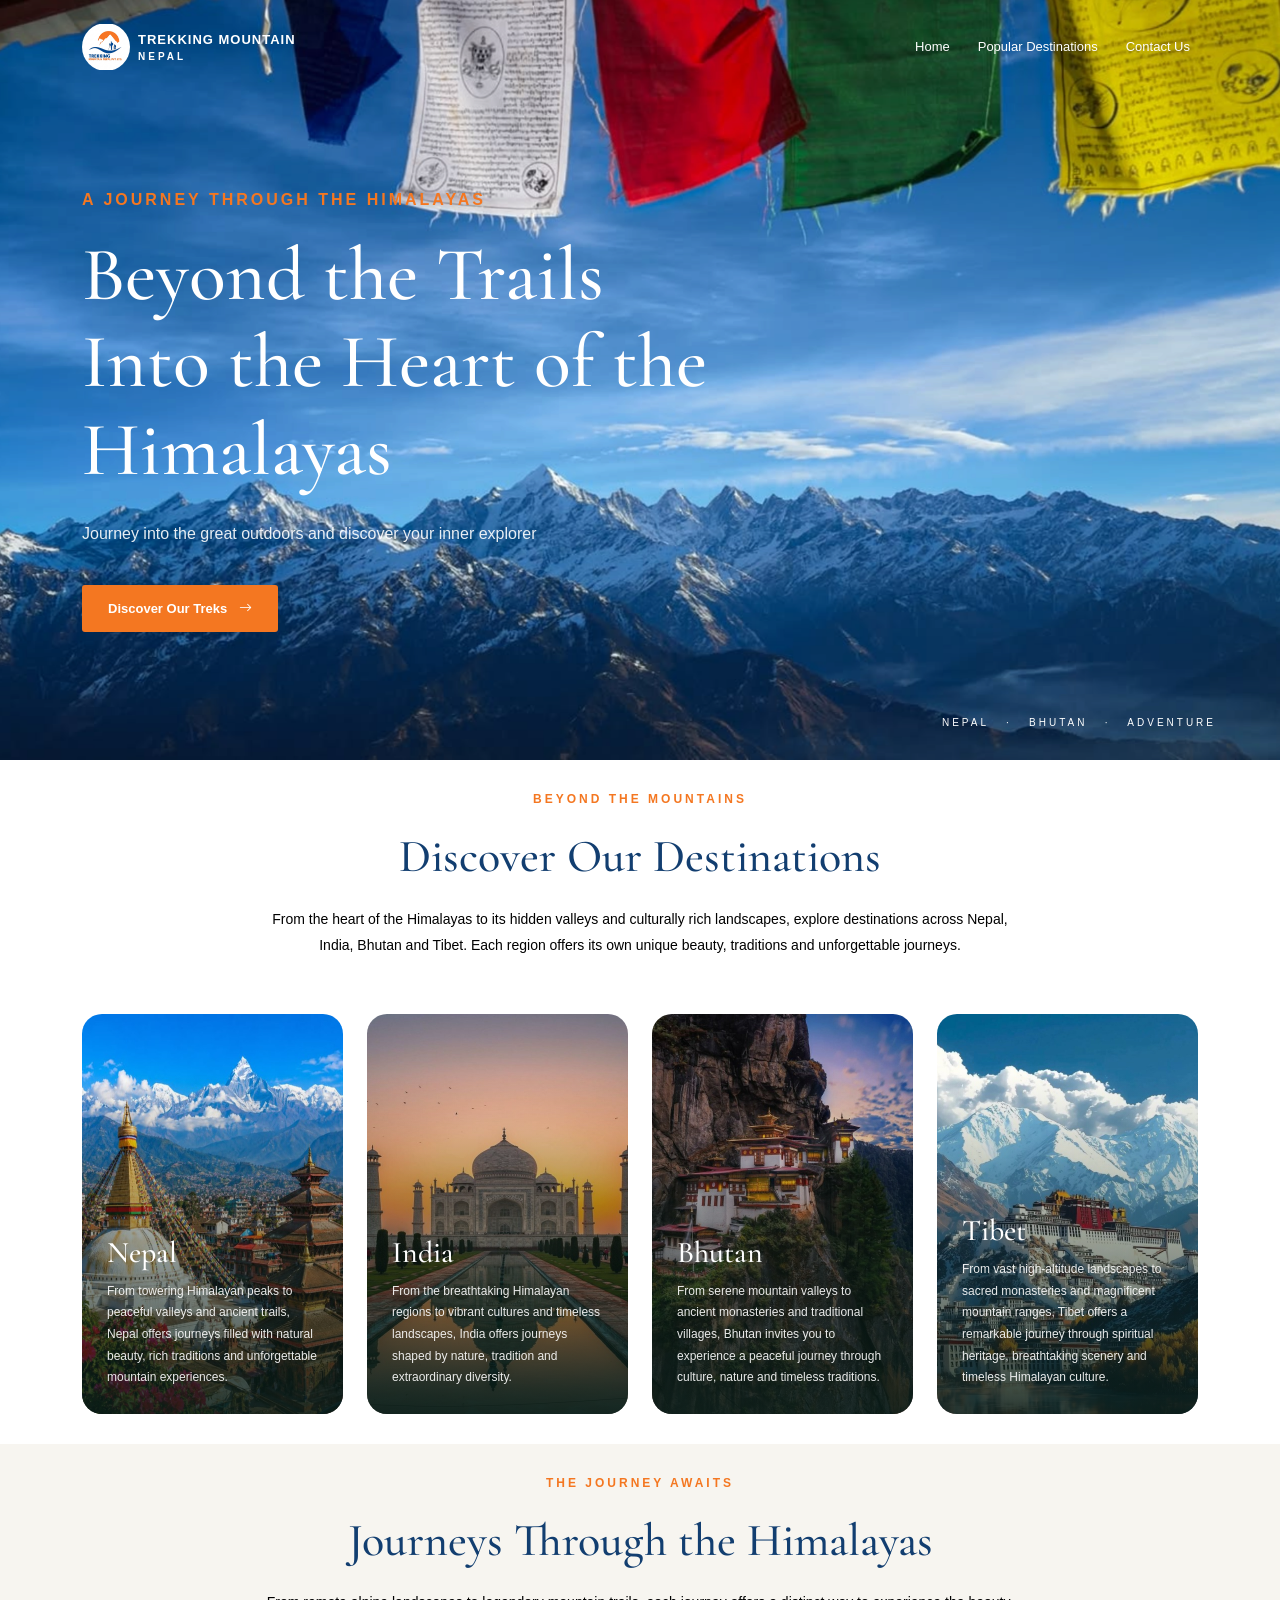
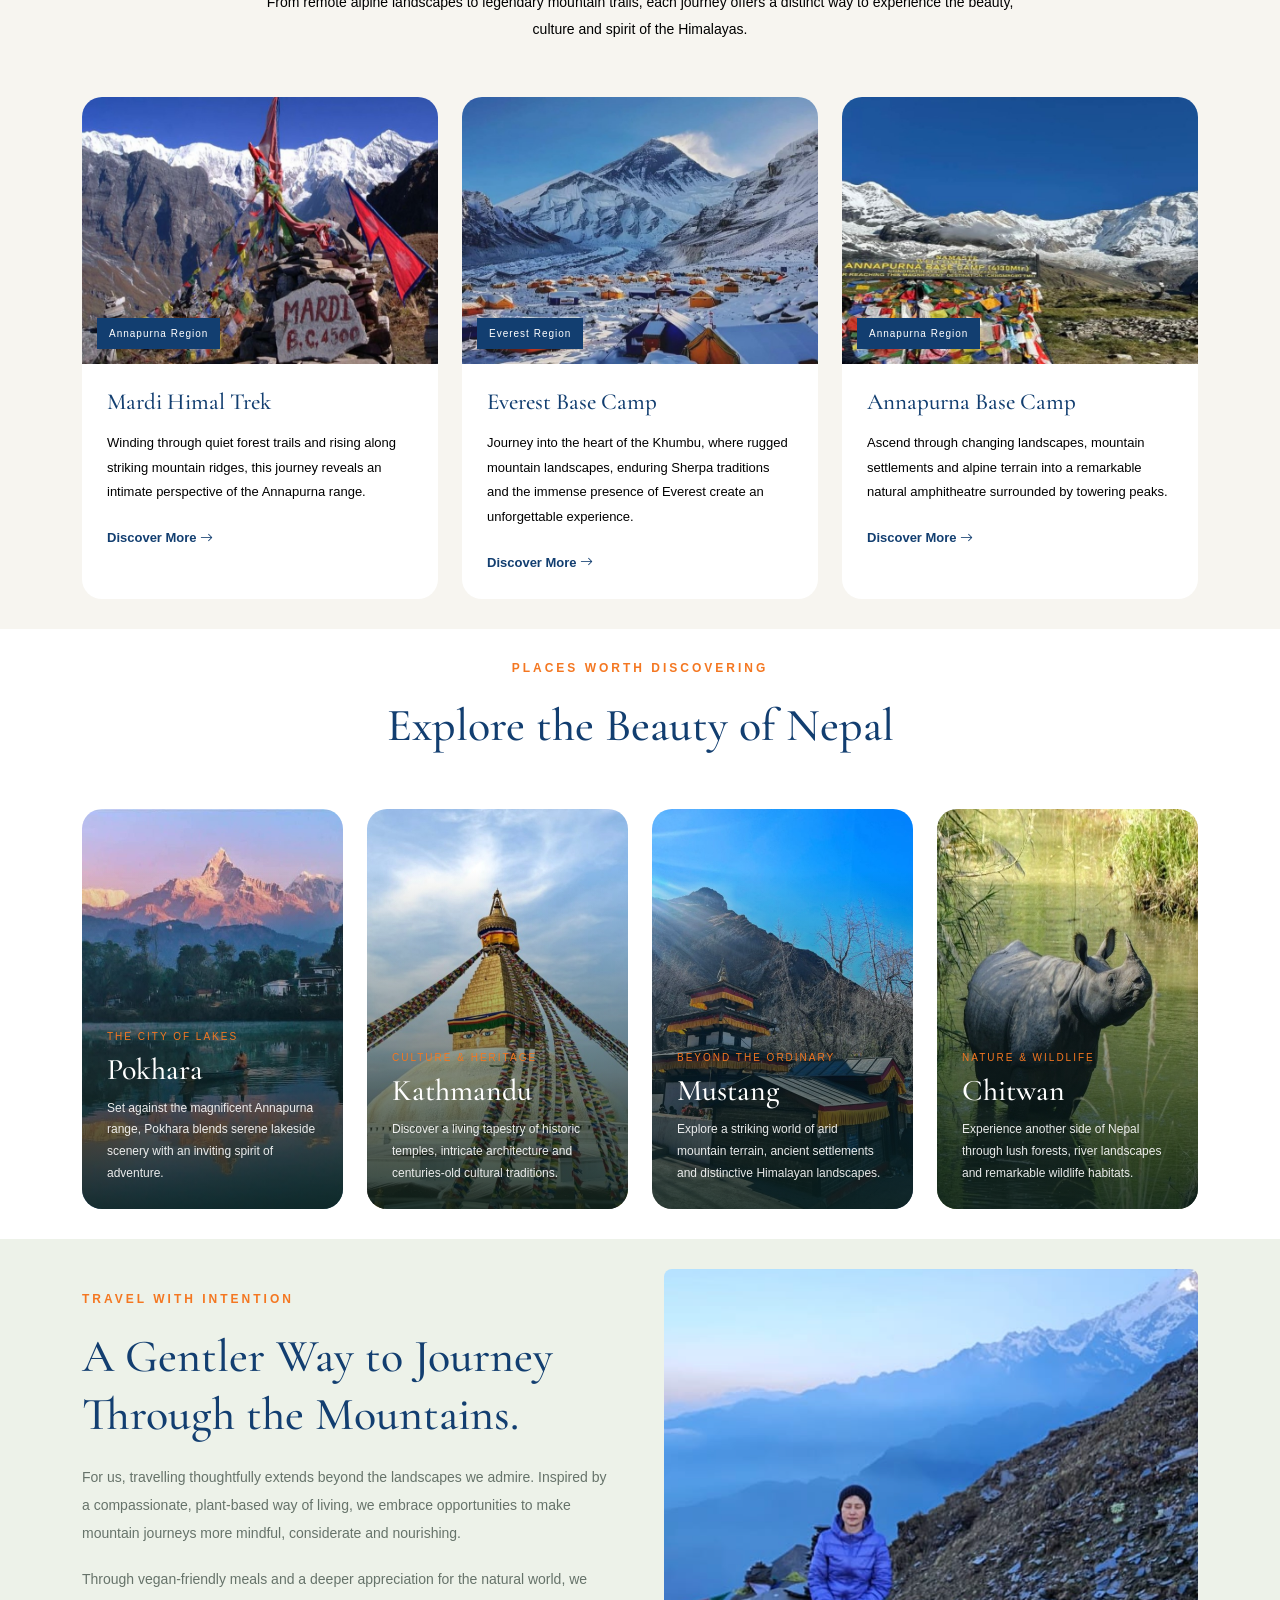
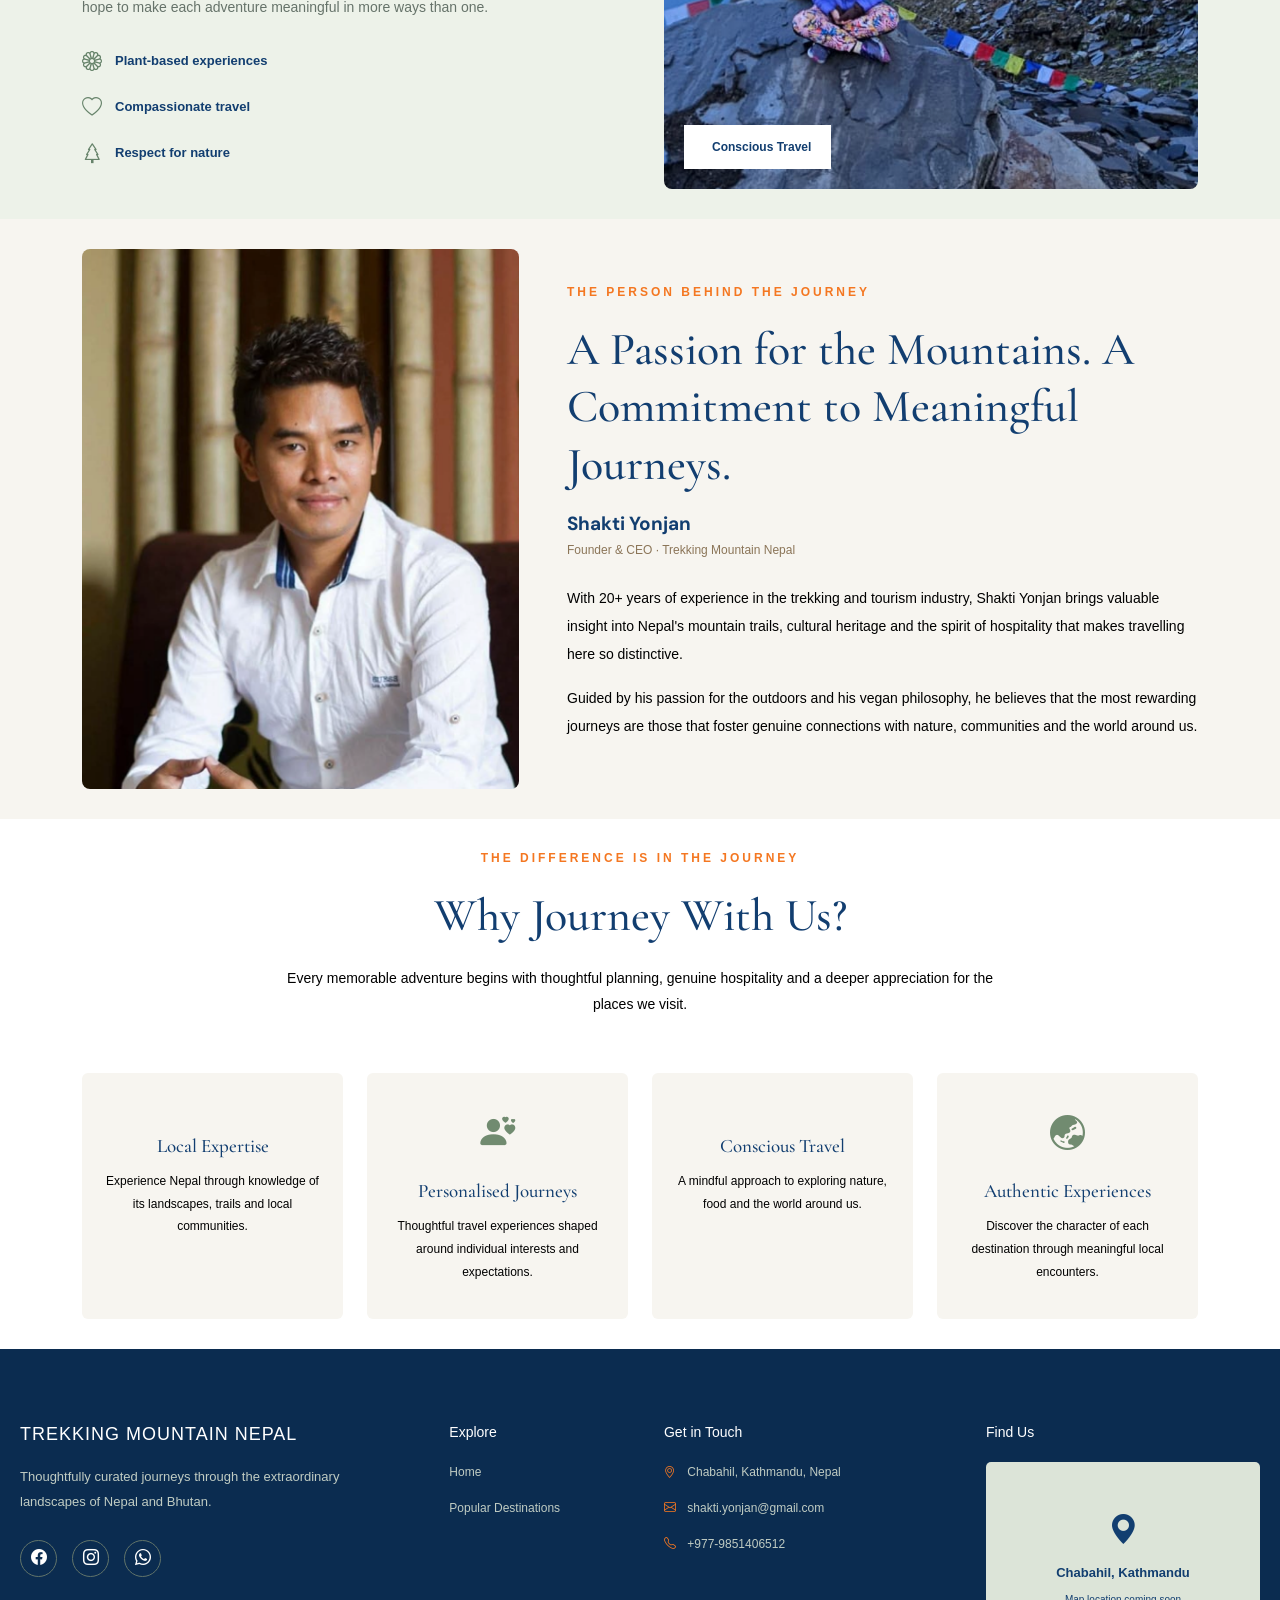
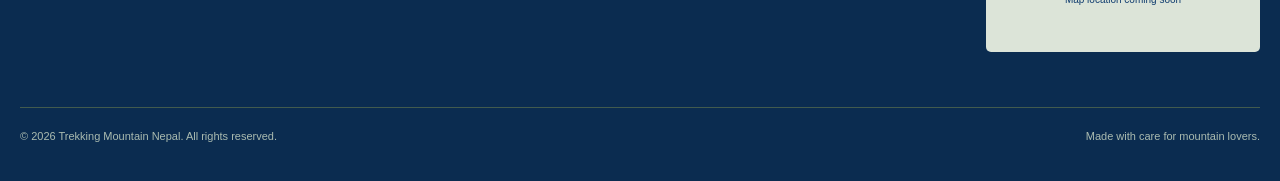
<file: index.html>
<!DOCTYPE html>
<html lang="en">
<head>
    <meta charset="UTF-8">
    <meta name="viewport" content="width=device-width, initial-scale=1.0">

    <title>Trekking Mountain Nepal | Himalayan Adventures</title>

    <!-- Google Fonts -->
    <link rel="preconnect" href="https://fonts.googleapis.com">
    <link rel="preconnect" href="https://fonts.gstatic.com" crossorigin>

    <!-- <link href="https://fonts.googleapis.com/css2?family=Lora:ital,wght@0,400;0,500;0,600;0,700;1,400&family=Source+Sans+3:wght@400;500;600;700&display=swap" rel="stylesheet"> -->
    <link href="https://fonts.googleapis.com/css2?family=Cormorant+Garamond:wght@400;500;600;700&family=DM+Sans:wght@400;500;600;700&display=swap" rel="stylesheet">
    <!-- Bootstrap CSS -->
    <link href="https://cdn.jsdelivr.net/npm/bootstrap@5.3.3/dist/css/bootstrap.min.css" rel="stylesheet">

    <!-- Bootstrap Icons -->
    <link href="https://cdn.jsdelivr.net/npm/bootstrap-icons@1.11.3/font/bootstrap-icons.min.css" rel="stylesheet">

    <!-- Custom CSS -->
    <link rel="stylesheet" href="style.css">
</head>

<body>

    <!-- ================= NAVBAR ================= -->

    <nav class="navbar navbar-expand-lg main-navbar fixed-top">
        <div class="container">

            <!-- Logo -->
            <a class="navbar-brand d-flex align-items-center gap-2" href="#home">

                <!-- Replace this image with your logo -->
                <img src="images/logo.png"
                     alt="Trekking Mountain Nepal logo"
                     class="navbar-logo"
                     onerror="this.style.display='none'">

                <div class="brand-text">
                    <span>TREKKING MOUNTAIN</span>
                    <small>NEPAL</small>
                </div>

            </a>

            <!-- Mobile navbar button -->
            <button class="navbar-toggler"
                    type="button"
                    data-bs-toggle="collapse"
                    data-bs-target="#navbarMenu"
                    aria-controls="navbarMenu"
                    aria-expanded="false"
                    aria-label="Toggle navigation">

                <span class="navbar-toggler-icon"></span>

            </button>

            <!-- Navbar links -->
            <div class="collapse navbar-collapse" id="navbarMenu">

                <ul class="navbar-nav ms-auto align-items-lg-center">

                    <li class="nav-item">
                        <a class="nav-link" href="#home">Home</a>
                    </li>

                    <li class="nav-item">
                        <a class="nav-link" href="/destinations.html">Popular Destinations</a>
                    </li>

                    <!-- <li class="nav-item">
                        <a class="nav-link" href="#vegan">Vegan Experience</a>
                    </li> -->

                    <!-- <li class="nav-item">
                        <a class="nav-link" href="#about">About</a>
                    </li> -->

                    <li class="nav-item">
                        <a class="nav-link" href="#footer-container">Contact Us</a>
                    </li>

                </ul>

            </div>

        </div>
    </nav>


    <!-- ================= HERO SECTION ================= -->

    <section class="hero-section" id="home">

        <!-- Hero background image is controlled from style.css -->

        <!-- Moving clouds -->
        <!-- <div class="cloud cloud-one"></div>
        <div class="cloud cloud-two"></div>
        <div class="cloud cloud-three"></div> -->

        <div class="hero-content container">

            <p class="hero-subtitle" style="font-size: 1rem;">
                A JOURNEY THROUGH THE HIMALAYAS
            </p>

            <h1 >
                Beyond the Trails<br>
                Into the Heart of the Himalayas
            </h1>

            <p class="hero-description" style="font-size: 1rem;">
                Journey into the great outdoors and discover your inner explorer
            </p>

            <a href="/destinations.html" class="btn hero-button">
                Discover Our Treks
                <i class="bi bi-arrow-right"></i>
            </a>

        </div>

        <div class="hero-bottom-text">
            NEPAL &nbsp; · &nbsp; BHUTAN &nbsp; · &nbsp; ADVENTURE
        </div>

    </section>

    <!-- ================= Countries ================= -->

    <section class="section-padding destinations-section" id="destinations">

        <div class="container">

            <div class="section-heading text-center">

                <p class="section-label">BEYOND THE MOUNTAINS </p>

                <h2>Discover Our Destinations</h2>

                 <p class="section-description">
                  From the heart of the Himalayas to its hidden valleys and culturally rich landscapes, explore destinations across Nepal, India, Bhutan and Tibet. Each region offers its own unique beauty, traditions and unforgettable journeys.

            </div>


            <div class="row g-4">

                <!-- Pokhara -->

                <div class="col-md-6 col-lg-3">
                    <div class="destination-card">

                        <img src="/images/nepal.jpg"
                             alt="Pokhara Nepal">

                        <div class="destination-overlay">
                            <!-- <span>THE LAND OF THE HIMALAYAS</span> -->
                            <h3>Nepal</h3>
                            <p>
                                From towering Himalayan peaks to peaceful valleys and ancient trails, Nepal offers journeys filled with natural beauty, rich traditions and unforgettable mountain experiences.

                            </p>
                        </div>

                    </div>
                </div>


                <!-- India -->

                <div class="col-md-6 col-lg-3">
                    <div class="destination-card">

                        <img src="/images/india.jpg"
                             alt="Kathmandu heritage">

                        <div class="destination-overlay">
                            <!-- <span>A LAND OF DIVERSE LANDSCAPES</span> -->
                            <h3>India</h3>
                            <p>
                              From the breathtaking Himalayan regions to vibrant cultures and timeless landscapes, India offers journeys shaped by nature, tradition and extraordinary diversity.
                            </p>
                        </div>

                    </div>
                </div>


                <!-- Bhutan -->

                <div class="col-md-6 col-lg-3">
                    <div class="destination-card">

                        <img src="/images/tigernest.jpg"
                             alt="Mustang landscape">

                        <div class="destination-overlay">
                            <!-- <span>THE KINGDOM OF HAPPINESS</span> -->
                            <h3>Bhutan</h3>
                            <p>
                                From serene mountain valleys to ancient monasteries and traditional villages, Bhutan invites you to experience a peaceful journey through culture, nature and timeless traditions.
                            </p>
                        </div>

                    </div>
                </div>


                <!-- Tibet -->

                <div class="col-md-6 col-lg-3">
                    <div class="destination-card">

                        <img src="/images/tibet.jpg"
                             alt="Tibet landscape">

                        <div class="destination-overlay">
                            <!-- <span>THE ROOF OF THE WORLD</span> -->
                            <h3>Tibet</h3>
                            <p>
                                From vast high-altitude landscapes to sacred monasteries and magnificent mountain ranges, Tibet offers a remarkable journey through spiritual heritage, breathtaking scenery and timeless Himalayan culture.
                            </p>
                        </div>

                    </div>
                </div>

            </div>

        </div>

    </section>

    <!-- ================= TREKKING ROUTES ================= -->

    <section class="section-padding" id="treks">

        <div class="container">

            <div class="section-heading text-center">

                <p class="section-label">THE JOURNEY AWAITS</p>

                <h2>Journeys Through the Himalayas</h2>

                <p class="section-description">
                    From remote alpine landscapes to legendary mountain trails,
                    each journey offers a distinct way to experience the beauty,
                    culture and spirit of the Himalayas.
                </p>

            </div>


            <!-- Trek cards -->

            <div class="row g-4">

                <!-- Mardi Himal -->

                <div class="col-md-6 col-lg-4">
                    <div class="trek-card">
                        <!-- <div class="image" -->
                          
                             <div class="image-wrapper">
                            <img src="/images/mardibc.jpg"
                                 alt="Mardi Himal trekking landscape">
                            <span class="image-tag">Annapurna Region</span>
                            </div>  
                            
                        <div class="trek-content">
                            <h3>Mardi Himal Trek</h3>
                            <p>
                                Winding through quiet forest trails and rising
                                along striking mountain ridges, this journey
                                reveals an intimate perspective of the
                                Annapurna range.
                            </p>
                            <a href="destinations.html" class="text-link">
                                Discover More <i class="bi bi-arrow-right"></i>
                            </a>
                        </div>

                    </div>
                </div>


                <!-- Everest Base Camp -->

                <div class="col-md-6 col-lg-4">
                    <div class="trek-card">

                        <div class="image-wrapper">
                            <img src="/images/everestbc.jpg"
                                 alt="Everest Base Camp mountains">
                            <span class="image-tag">Everest Region</span>
                        </div>

                        <div class="trek-content">
                            <h3>Everest Base Camp</h3>
                            <p>
                                Journey into the heart of the Khumbu, where
                                rugged mountain landscapes, enduring Sherpa
                                traditions and the immense presence of Everest
                                create an unforgettable experience.
                            </p>
                            <a href="destinations.html" class="text-link">
                                Discover More <i class="bi bi-arrow-right"></i>
                            </a>
                        </div>

                    </div>
                </div>


                <!-- Annapurna Base Camp -->

                <div class="col-md-6 col-lg-4">
                    <div class="trek-card">

                        <div class="image-wrapper">
                            <img src="/images//abc.jpg"
                                 alt="Annapurna Base Camp mountains">
                            <span class="image-tag">Annapurna Region</span>
                        </div>

                        <div class="trek-content">
                            <h3>Annapurna Base Camp</h3>
                            <p>
                                Ascend through changing landscapes, mountain
                                settlements and alpine terrain into a remarkable
                                natural amphitheatre surrounded by towering peaks.
                            </p>
                            <a href="destinations.html" class="text-link">
                                Discover More <i class="bi bi-arrow-right"></i>
                            </a>
                        </div>

                    </div>
                </div>


               

            </div>

        </div>
     
    </section> 



   


    <!-- ================= POPULAR DESTINATIONS ================= -->

    <section class="section-padding destinations-section" id="destinations">

        <div class="container">

            <div class="section-heading text-center">

                <p class="section-label">PLACES WORTH DISCOVERING</p>

                <h2>Explore the Beauty of Nepal</h2>

                <!-- <p class="section-description">
                    Beyond its celebrated trekking trails, Nepal unfolds
                    through ancient cities, tranquil lakes, remarkable
                    landscapes and destinations rich in heritage.
                </p> -->

            </div>


            <div class="row g-4">

                <!-- Pokhara -->

                <div class="col-md-6 col-lg-3">
                    <div class="destination-card">

                        <img src="/images/pkr.jpg"
                             alt="Pokhara Nepal">

                        <div class="destination-overlay">
                            <span>THE CITY OF LAKES</span>
                            <h3>Pokhara</h3>
                            <p>
                                Set against the magnificent Annapurna range,
                                Pokhara blends serene lakeside scenery with
                                an inviting spirit of adventure.
                            </p>
                        </div>

                    </div>
                </div>


                <!-- Kathmandu -->

                <div class="col-md-6 col-lg-3">
                    <div class="destination-card">

                        <img src="/images/ktm.jpg"
                             alt="Kathmandu heritage">

                        <div class="destination-overlay">
                            <span>CULTURE & HERITAGE</span>
                            <h3>Kathmandu</h3>
                            <p>
                                Discover a living tapestry of historic temples,
                                intricate architecture and centuries-old
                                cultural traditions.
                            </p>
                        </div>

                    </div>
                </div>


                <!-- Mustang -->

                <div class="col-md-6 col-lg-3">
                    <div class="destination-card">

                        <img src="/images/mustang.jpg"
                             alt="Mustang landscape">

                        <div class="destination-overlay">
                            <span>BEYOND THE ORDINARY</span>
                            <h3>Mustang</h3>
                            <p>
                                Explore a striking world of arid mountain
                                terrain, ancient settlements and distinctive
                                Himalayan landscapes.
                            </p>
                        </div>

                    </div>
                </div>


                <!-- Chitwan -->

                <div class="col-md-6 col-lg-3">
                    <div class="destination-card">

                        <img src="/images/chitwan.jpg"
                             alt="Chitwan nature">

                        <div class="destination-overlay">
                            <span>NATURE & WILDLIFE</span>
                            <h3>Chitwan</h3>
                            <p>
                                Experience another side of Nepal through
                                lush forests, river landscapes and remarkable
                                wildlife habitats.
                            </p>
                        </div>

                    </div>
                </div>

            </div>

        </div>

    </section>

    <!-- ================= VEGAN EXPERIENCE ================= -->

    <section class="vegan-section section-padding" id="vegan">

        <div class="container">

            <div class="row align-items-center g-5">



                <div class="col-lg-6">

                    <div class="vegan-content">

                        <p class="section-label">TRAVEL WITH INTENTION</p>

                        <h2>A Gentler Way to Journey Through the Mountains.</h2>

                        <p>
                            For us, travelling thoughtfully extends beyond
                            the landscapes we admire. Inspired by a
                            compassionate, plant-based way of living, we
                            embrace opportunities to make mountain journeys
                            more mindful, considerate and nourishing.
                        </p>

                        <p>
                            Through vegan-friendly meals and a deeper
                            appreciation for the natural world, we hope
                            to make each adventure meaningful in more ways
                            than one.
                        </p>

                        <div class="vegan-features">

                            <div>
                                <i class="bi bi-flower1"></i>
                                <span>Plant-based experiences</span>
                            </div>

                            <div>
                                <i class="bi bi-heart"></i>
                                <span>Compassionate travel</span>
                            </div>

                            <div>
                                <i class="bi bi-tree"></i>
                                <span>Respect for nature</span>
                            </div>

                        </div>

                    </div>

                </div>

                               <div class="col-lg-6">

                    <div class="vegan-image-wrapper">
                        <img src="/images/vegan.jpg"
                             alt="Fresh plant-based meal">

                        <div class="vegan-image-note">
                            <i class="bi bi-leaf"></i>
                            Conscious Travel
                        </div>
                    </div>

                </div>

            </div>

        </div>

    </section>


    <!-- ================= ABOUT THE CEO ================= -->

    <section class="section-padding about-section" id="about">

        <div class="container">

            <div class="row align-items-center g-5">

                <div class="col-lg-5">

                    <!-- Replace with CEO's actual photo -->
                    <div class="ceo-image-wrapper">

                        <img src="images/shakti.jpg"
                             alt="Shakti Yonjan - Founder and CEO"
                             onerror="this.src='https://images.unsplash.com/photo-1500648767791-00dcc994a43e?w=900'">

                    </div>

                </div>


                <div class="col-lg-7">

                    <div class="about-content">

                        <p class="section-label">THE PERSON BEHIND THE JOURNEY</p>

                        <h2>A Passion for the Mountains. A Commitment to Meaningful Journeys.</h2>

                        <h4>Shakti Yonjan</h4>

                        <span class="ceo-role">Founder & CEO · Trekking Mountain Nepal</span>

                        <p>
                            With 20+ years of experience in the trekking
                            and tourism industry, Shakti Yonjan brings
                            valuable insight into Nepal's mountain trails,
                            cultural heritage and the spirit of hospitality
                            that makes travelling here so distinctive.
                        </p>

                        <p>
                            Guided by his passion for the outdoors and
                            his vegan philosophy, he believes that the
                            most rewarding journeys are those that foster
                            genuine connections with nature, communities
                            and the world around us.
                        </p>

                    </div>

                </div>

            </div>

        </div>

    </section>


    <!-- ================= WHY CHOOSE US ================= -->

    <section class="section-padding why-section">

        <div class="container">

            <div class="section-heading text-center">

                <p class="section-label">THE DIFFERENCE IS IN THE JOURNEY</p>

                <h2>Why Journey With Us?</h2>

                <p class="section-description">
                    Every memorable adventure begins with thoughtful
                    planning, genuine hospitality and a deeper
                    appreciation for the places we visit.
                </p>

            </div>


            <div class="row g-4">

                <div class="col-md-6 col-lg-3">

                    <div class="feature-card">
                        <i class="bi bi-mountain"></i>
                        <h4>Local Expertise</h4>
                        <p>
                            Experience Nepal through knowledge of its
                            landscapes, trails and local communities.
                        </p>
                    </div>

                </div>


                <div class="col-md-6 col-lg-3">

                    <div class="feature-card">
                        <i class="bi bi-person-hearts"></i>
                        <h4>Personalised Journeys</h4>
                        <p>
                            Thoughtful travel experiences shaped around
                            individual interests and expectations.
                        </p>
                    </div>

                </div>


                <div class="col-md-6 col-lg-3">

                    <div class="feature-card">
                        <i class="bi bi-leaf"></i>
                        <h4>Conscious Travel</h4>
                        <p>
                            A mindful approach to exploring nature,
                            food and the world around us.
                        </p>
                    </div>

                </div>


                <div class="col-md-6 col-lg-3">

                    <div class="feature-card">
                        <i class="bi bi-globe-asia-australia"></i>
                        <h4>Authentic Experiences</h4>
                        <p>
                            Discover the character of each destination
                            through meaningful local encounters.
                        </p>
                    </div>

                </div>

            </div>

        </div>

    </section>


    <!-- ================= PHOTO GALLERY ================= -->

   
    <!-- <section class="section-padding gallery-section">

        <div class="container">

            <div class="section-heading text-center">

                <p class="section-label">MOMENTS FROM THE MOUNTAINS</p>

                <h2>Stories Beyond the Trail</h2>

                <p class="section-description">
                    A glimpse into the landscapes, people and moments
                    that make every journey worth remembering.
                </p>

            </div>


            <div class="gallery-grid">

                <div class="gallery-item gallery-tall">
                    <img src="https://images.unsplash.com/photo-1464822759023-fed622ff2c3b?w=1000"
                         alt="Himalayan mountains">
                </div>

                <div class="gallery-item">
                    <img src="https://images.unsplash.com/photo-1472396961693-142e6e269027?w=900"
                         alt="Nature and wildlife">
                </div>

                <div class="gallery-item">
                    <img src="https://images.unsplash.com/photo-1500534623283-312aade485b7?w=900"
                         alt="Beautiful landscape">
                </div>

                <div class="gallery-item">
                    <img src="https://images.unsplash.com/photo-1470770841072-f978cf4d019e?w=900"
                         alt="Mountain lake">
                </div>

                <div class="gallery-item">
                    <img src="https://images.unsplash.com/photo-1501785888041-af3ef285b470?w=900"
                         alt="Mountain scenery">
                </div>

            </div>

        </div>

    </section>  -->
   

    <!-- ================= CONTACT SECTION ================= -->

    <!-- <section class="contact-section" id="contact">

        <div class="container">

            <div class="contact-content text-center">

                <p class="section-label">LET THE JOURNEY BEGIN</p>

                <h2>Some Places Are Meant to Be Experienced.</h2>

                <p>
                    Whether the call of the mountains has brought you here
                    or you are simply dreaming of your next adventure,
                    we would be delighted to hear from you.
                </p>

                <a href="mailto:info@trekkingmountainnepal.com"
                   class="btn hero-button">
                    Get in Touch
                    <i class="bi bi-arrow-right"></i>
                </a>

            </div>

        </div>

    </section> -->


    <!-- ================= FOOTER ================= -->

    <footer class="footer-section">

        <div class="container" id="footer-container">

            <div class="row g-5">

                <!-- Company information -->

                <div class="col-lg-4">

                    <div class="footer-brand">

                        <h3>TREKKING MOUNTAIN NEPAL</h3>

                        <p>
                            Thoughtfully curated journeys through the
                            extraordinary landscapes of Nepal and Bhutan.
                        </p>

                    </div>

                    <div class="social-links">

                        <a href="#" aria-label="Facebook">
                            <i class="bi bi-facebook"></i>
                        </a>

                        <a href="#" aria-label="Instagram">
                            <i class="bi bi-instagram"></i>
                        </a>

                        <a href="#" aria-label="WhatsApp">
                            <i class="bi bi-whatsapp"></i>
                        </a>

                    </div>

                </div>


                <!-- Quick links -->

                <div class="col-6 col-lg-2">

                    <h5>Explore</h5>

                    <ul class="footer-links">
                        <li><a href="#home">Home</a></li>
                        <!-- <li><a href="#treks">Our Treks</a></li> -->
                        <li><a href="#destinations">Popular Destinations</a></li>
                        <!-- <li><a href="#vegan">Vegan Experience</a></li> -->
                        <!-- <li><a href="#about">About Us</a></li> -->
                    </ul>

                </div>


                <!-- Contact details -->

                <div class="col-6 col-lg-3">

                    <h5>Get in Touch</h5>

                    <ul class="footer-contact">

                        <li>
                            <i class="bi bi-geo-alt"></i>
                            Chabahil, Kathmandu, Nepal
                        </li>

                        <li>
                            <i class="bi bi-envelope"></i>
                            shakti.yonjan@gmail.com
                        </li>

                        <li>
                            <i class="bi bi-telephone"></i>
                            +977-9851406512
                        </li>

                    </ul>

                </div>


                <!-- Dummy map -->

                <div class="col-lg-3">

                    <h5>Find Us</h5>

                    <div class="map-placeholder">

                        <i class="bi bi-geo-alt-fill"></i>

                        <span>Chabahil, Kathmandu</span>

                        <small>Map location coming soon</small>

                    </div>

                </div>

            </div>


            <div class="footer-bottom">

                <p>
                    © <span id="currentYear"></span>
                    Trekking Mountain Nepal. All rights reserved.
                </p>

                <p>Made with care for mountain lovers.</p>

            </div>

        </div>

    </footer>


    <!-- Bootstrap JavaScript -->
    <script src="https://cdn.jsdelivr.net/npm/bootstrap@5.3.3/dist/js/bootstrap.bundle.min.js"></script>

    <!-- Custom JavaScript -->
    <script src="script.js"></script>

</body>
</html>
</file>
<file: style.css>
/* =========================================
   1. GENERAL STYLING
========================================= */

:root {
    --mountain-blue: #123E70;
    --trail-orange: #F47721;
    --warm-ivory: #F7F5F0;
    --mist-blue: #E5EDF5;
    --charcoal: #252D35;
    --white: #FFFFFF;

    /* Compatibility with your existing CSS */
    --forest-green: #123E70;
    --dark-green: #0B2C50;
    --sage: #E5EDF5;
    --cream: #F7F5F0;
    --sand: #F47721;
}

* {
    margin: 0;
    padding: 0;
    box-sizing: border-box;
}

html {
    scroll-behavior: smooth;
    scroll-padding-top: 85px;
}

body {
    font-family: "Helvetica Neue", Verdana, Helvetica, Arial, sans-serif;
    color: var(--text-dark);
    overflow-x: hidden;
}

h1, h2, h3, h4, h5 {
    font-family: 'Cormorant Garamond', serif;
}

img {
    display: block;
    max-width: 100%;
}


/* =========================================
   2. NAVBAR
========================================= */

.main-navbar {
    padding: 18px 0;
    background: transparent;
    backdrop-filter: none;
    transition: all 0.3s ease;
}

.navbar-logo {
    width: 48px;
    height: 48px;
    object-fit: contain;
    border-radius: 50%;
}

.brand-text {
    display: flex;
    flex-direction: column;
    color: white;
    font-size: 13px;
    font-weight: 700;
    letter-spacing: 1px;
}

.brand-text small {
    font-size: 10px;
    letter-spacing: 3px;
}

.navbar-nav {
    gap: 12px;
}

.navbar .nav-link {
    color: white;
    font-size: 13px;
    transition: color 0.3s ease;
}

.navbar .nav-link:hover {
    color: var(--sand);
}

/* Mobile menu background */
@media (max-width: 991px) {
    .main-navbar .navbar-collapse {
        background: var(--forest-green);
        padding: 15px 20px;
        border-radius: 8px;
        margin-top: 12px;
    }
}
/* Navbar appearance after scrolling */
.main-navbar.scrolled {
    background: var(--mountain-blue);
    backdrop-filter: blur(10px);
    box-shadow:  0 4px 15px rgba(0, 0, 0, 0.1);
    padding: 12px 0;
}

/* =========================================
   3. HERO SECTION
========================================= */

.hero-section {
    min-height: 760px;
    height: 80vh;
    max-height: 950px;

    display: flex;
    align-items: center;

    position: relative;
    overflow: hidden;

    background-image:
         /* linear-gradient(
            90deg,
            rgba(18, 62, 112, 0.88) 0%,
        ),  */
        url("/images/hero4.jpg");

    background-size: cover;
    background-position: center;
    background-repeat: no-repeat;
}

.hero-content {
    position: relative;
    z-index: 2;
    color: white;
    padding-top: 60px;
}

.hero-subtitle,
.section-label {
    color: var(--sand);
    font-size: 12px;
    font-weight: 700;
    letter-spacing: 3px;
    margin-bottom: 20px;
}

.hero-content h1 {
    font-size: clamp(42px, 6vw, 76px);
    max-width: 850px;
    line-height: 1.15;
    margin-bottom: 25px;
}

.hero-description {
    max-width: 570px;
    line-height: 1.9;
    color: rgba(255, 255, 255, 0.9);
    font-size: 15px;
    margin-bottom: 35px;
}

.hero-button {
    background: var(--sand);
    color: var(--white);
    border: none;
    padding: 14px 26px;
    border-radius: 3px;
    font-size: 13px;
    font-weight: 700;
    transition: all 0.3s ease;
}

.hero-button:hover {
    background: white;
    color: var(--forest-green);
    transform: translateY(-3px);
}

.hero-button i {
    margin-left: 8px;
}

.hero-bottom-text {
    position: absolute;
    bottom: 30px;
    right: 5%;
    color: white;
    font-size: 10px;
    letter-spacing: 3px;
    z-index: 2;
}


/* =========================================
   4. MOVING CLOUDS
========================================= */

.cloud {
    position: absolute;
    z-index: 1;

    width: 240px;
    height: 65px;

    background: rgba(255, 255, 255, 0.22);
    border-radius: 100px;

    filter: blur(18px);

    pointer-events: none;
}

.cloud-one {
    top: 20%;
    left: -250px;
    animation: moveCloud 55s linear infinite;
}

.cloud-two {
    top: 38%;
    left: -300px;
    width: 320px;
    opacity: 0.7;
    animation: moveCloud 75s linear infinite;
    animation-delay: 10s;
}

.cloud-three {
    top: 13%;
    left: -250px;
    width: 180px;
    opacity: 0.6;
    animation: moveCloud 65s linear infinite;
    animation-delay: 25s;
}

@keyframes moveCloud {
    from {
        transform: translateX(0);
    }

    to {
        transform: translateX(120vw);
    }
}


/* =========================================
   5. COMMON SECTION STYLING
========================================= */

.section-padding {
    padding: 30px 0;
}

.section-heading {
    max-width: 750px;
    margin: 0 auto 55px;
}

.section-heading h2,
.vegan-content h2,
.about-content h2,
.contact-content h2 {
    font-size: clamp(30px, 4vw, 46px);
    line-height: 1.25;
    color: var(--forest-green);
    margin-bottom: 20px;
}

.section-description {
    color: var(--text-light);
    font-size: 14px;
    line-height: 1.9;
}


/* =========================================
   6. TREKKING CARDS
========================================= */

#treks {
    background: var(--cream);
}

.trek-card {
    height: 100%;
    background: white;
    overflow: hidden;
    border-radius: 20px;
    transition: transform 0.3s ease, box-shadow 0.3s ease;
}

.trek-card:hover {
    transform: translateY(-7px);
    box-shadow: 0 15px 35px rgba(0, 0, 0, 0.1);
}

.image-wrapper {
    width: 100%;
    aspect-ratio: 4 / 3;
    position: relative;
    overflow: hidden;
}

.image-wrapper img {
    width: 100%;
    height: 100%;
    object-fit: cover;
    object-position: center;
    transition: transform 0.5s ease;
}

.trek-card:hover .image-wrapper img {
    transform: scale(1.06);
}

.image-tag {
    position: absolute;
    bottom: 15px;
    left: 15px;
    background: var(--forest-green);
    color: white;
    font-size: 10px;
    letter-spacing: 1px;
    padding: 8px 12px;
}

.trek-content {
    padding: 25px;
}

.trek-content h3 {
    color: var(--forest-green);
    font-size: 23px;
    margin-bottom: 14px;
}

.trek-content p {
    color: var(--text-light);
    font-size: 13px;
    line-height: 1.9;
    margin-bottom: 20px;
}

.text-link {
    text-decoration: none;
    color: var(--forest-green);
    font-size: 13px;
    font-weight: 700;
}

.text-link:hover {
    color: #a17c4e;
}


/* =========================================
   7. POPULAR DESTINATIONS
========================================= */

.destinations-section {
    background: white;
}

.destination-card {
    height: 400px;
    position: relative;
    overflow: hidden;
    border-radius: 20px;
    background: var(--forest-green);
}

.destination-card img {
    width: 100%;
    height: 100%;
    object-fit: cover;
    object-position: center;

    transition: transform 0.6s ease;
}

.destination-card:hover img {
    transform: scale(1.08);
}

.destination-overlay {
    position: absolute;
    inset: 0;

    display: flex;
    flex-direction: column;
    justify-content: flex-end;

    padding: 25px;

    background: linear-gradient(
        transparent 15%,
        rgba(10, 30, 25, 0.85) 100%
    );

    color: white;
}

.destination-overlay span {
    font-size: 10px;
    letter-spacing: 2px;
    margin-bottom: 8px;
    color: var(--sand);
}

.destination-overlay h3 {
    font-size: 30px;
    margin-bottom: 10px;
}

.destination-overlay p {
    font-size: 12px;
    line-height: 1.8;
    margin-bottom: 0;
    color: rgba(255, 255, 255, 0.9);
}


/* =========================================
   8. VEGAN EXPERIENCE
========================================= */

.vegan-section {
    background: #edf2e9;
}

.vegan-image-wrapper {
    width: 100%;
    height: 520px;
    position: relative;
    overflow: hidden;
    border-radius: 8px;
}

.vegan-image-wrapper img {
    width: 100%;
    height: 100%;
    object-fit: cover;
}

.vegan-image-note {
    position: absolute;
    bottom: 20px;
    left: 20px;

    padding: 13px 20px;
    background: white;

    color: var(--forest-green);
    font-size: 12px;
    font-weight: 700;
}

.vegan-image-note i {
    margin-right: 8px;
}

.vegan-content p:not(.section-label) {
    color: #66736a;
    font-size: 14px;
    line-height: 2;
    margin-bottom: 18px;
}

.vegan-features {
    display: flex;
    flex-direction: column;
    gap: 16px;
    margin-top: 25px;
}

.vegan-features div {
    display: flex;
    align-items: center;
    gap: 13px;
    color: var(--forest-green);
    font-size: 13px;
    font-weight: 600;
}

.vegan-features i {
    font-size: 20px;
    color: #66836a;
}


/* =========================================
   9. CEO / ABOUT SECTION
========================================= */

.about-section {
    background: var(--cream);
}

.ceo-image-wrapper {
    width: 100%;
    max-width: 450px;
    height: 540px;
    margin: auto;
    overflow: hidden;
    border-radius: 8px;
}

.ceo-image-wrapper img {
    width: 100%;
    height: 100%;
    object-fit: cover;
    object-position: center top;
}

.about-content h4 {
    font-family: "DM Sans", sans-serif;
    font-size: 19px;
    font-weight: 700;
    color: var(--forest-green);
    margin-bottom: 5px;
}

.ceo-role {
    display: block;
    color: #8b7558;
    font-size: 12px;
    margin-bottom: 25px;
}

.about-content p:not(.section-label) {
    color: var(--text-light);
    font-size: 14px;
    line-height: 2;
}


/* =========================================
   10. WHY CHOOSE US
========================================= */

.why-section {
    background: white;
}

.feature-card {
    height: 100%;
    text-align: center;
    padding: 35px 20px;
    background: var(--cream);
    border-radius: 6px;
    transition: transform 0.3s ease;
}

.feature-card:hover {
    transform: translateY(-6px);
}

.feature-card i {
    font-size: 35px;
    color: #718b70;
    display: inline-block;
    margin-bottom: 20px;
}

.feature-card h4 {
    font-size: 19px;
    color: var(--forest-green);
    margin-bottom: 12px;
}

.feature-card p {
    color: var(--text-light);
    font-size: 12px;
    line-height: 1.9;
    margin-bottom: 0;
}


/* =========================================
   11. PHOTO GALLERY
========================================= */

.gallery-section {
    background: var(--cream);
}

.gallery-grid {
    display: grid;
    grid-template-columns: repeat(4, 1fr);
    grid-auto-rows: 220px;
    gap: 15px;
}

.gallery-item {
    overflow: hidden;
    border-radius: 5px;
}

.gallery-item img {
    width: 100%;
    height: 100%;
    object-fit: cover;
    transition: transform 0.5s ease;
}

.gallery-item:hover img {
    transform: scale(1.07);
}

.gallery-tall {
    grid-row: span 2;
}


/* =========================================
   12. CONTACT SECTION
========================================= */

.contact-section {
    padding: 100px 20px;

    background-image:
        linear-gradient(
            rgba(16, 45, 37, 0.83),
            rgba(16, 45, 37, 0.83)
        ),
        url("https://images.unsplash.com/photo-1470770841072-f978cf4d019e?w=1800");

    background-size: cover;
    background-position: center;
    background-attachment: fixed;
}

.contact-content {
    max-width: 750px;
    margin: auto;
    color: white;
}

.contact-content h2 {
    color: white;
}

.contact-content p:not(.section-label) {
    color: rgba(255, 255, 255, 0.85);
    font-size: 14px;
    line-height: 2;
    margin-bottom: 30px;
}




/* =========================================
   13. FOOTER
========================================= */
#footer-container {
    width: 100%;
    max-width: none;
    padding: 0 20px;
    margin: 0;
    box-sizing: border-box;
}

.footer-section {
    display: flex;
    background: var(--dark-green);
    color: white;
    padding: 75px 0 20px;
}

.footer-brand h3 {
    font-family: "Helvetica Neue", Verdana, Helvetica, Arial, sans-serif;
    font-size: 18px;
    letter-spacing: 1px;
    margin-bottom: 20px;
}

.footer-brand p {
    color: #c0ccc3;
    font-size: 13px;
    line-height: 1.9;
    max-width: 320px;
}

.footer-section h5 {
    font-family: "Helvetica Neue", Verdana, Helvetica, Arial, sans-serif;
    font-size: 14px;
    margin-bottom: 22px;
}

.footer-links,
.footer-contact {
    list-style: none;
    padding: 0;
}

.footer-links li,
.footer-contact li {
    margin-bottom: 14px;
    color: #c0ccc3;
    font-size: 12px;
    line-height: 1.8;
}

.footer-links a {
    text-decoration: none;
    color: #c0ccc3;
    transition: color 0.3s ease;
}

.footer-links a:hover {
    color: var(--sand);
}

.footer-contact i {
    color: var(--sand);
    margin-right: 8px;
}

.social-links {
    display: flex;
    gap: 15px;
    margin-top: 25px;
}

.social-links a {
    width: 37px;
    height: 37px;
    border: 1px solid #61746a;
    border-radius: 50%;

    display: flex;
    align-items: center;
    justify-content: center;

    color: white;
    text-decoration: none;
    transition: all 0.3s ease;
}

.social-links a:hover {
    background: var(--sand);
    color: var(--dark-green);
}

.map-placeholder {
    height: 190px;
    width: 100%;
    background: #dce4d8;
    color: var(--forest-green);

    display: flex;
    flex-direction: column;
    align-items: center;
    justify-content: center;
    gap: 10px;

    border-radius: 5px;
    text-align: center;
}

.map-placeholder i {
    font-size: 30px;
}

.map-placeholder span {
    font-size: 13px;
    font-weight: 700;
}

.map-placeholder small {
    font-size: 10px;
}

.footer-bottom {
    border-top: 1px solid #425b4e;
    margin-top: 55px;
    padding-top: 20px;

    display: flex;
    justify-content: space-between;
    gap: 15px;
}

.footer-bottom p {
    color: #aabbb0;
    font-size: 11px;
}
.footer-section {
    width: 100%;
    max-width: none;
    margin: 0;
}


/* =========================================
   14. RESPONSIVE DESIGN
========================================= */

@media (max-width: 991px) {

    .navbar-nav {
        padding-top: 20px;
        gap: 5px;
    }

    .navbar .nav-link {
        padding: 10px 0;
    }

    .hero-section {
        min-height: 700px;
    }

    .gallery-grid {
        grid-template-columns: repeat(2, 1fr);
        grid-auto-rows: 200px;
    }

    .vegan-image-wrapper {
        height: 420px;
    }

}


@media (max-width: 576px) {

    .section-padding {
        padding: 70px 0;
    }

    .hero-section {
        min-height: 650px;
        height: 90vh;
    }

    .hero-content h1 {
        font-size: 39px;
    }

    .hero-description {
        font-size: 13px;
    }

    .hero-bottom-text {
        font-size: 8px;
    }

    .destination-card {
        height: 350px;
    }

    .vegan-image-wrapper {
        height: 350px;
    }

    .ceo-image-wrapper {
        height: 420px;
    }

    .gallery-grid {
        grid-template-columns: repeat(2, 1fr);
        grid-auto-rows: 150px;
        gap: 10px;
    }

    .footer-bottom {
        flex-direction: column;
        text-align: center;
        gap: 5px;
    }

    .contact-section {
        background-attachment: scroll;
    }

}


/* Respect visitors who prefer reduced motion */

@media (prefers-reduced-motion: reduce) {

    *,
    *::before,
    *::after {
        scroll-behavior: auto !important;
        animation-duration: 0.01ms !important;
        animation-iteration-count: 1 !important;
        transition-duration: 0.01ms !important;
    }

}
</file>
